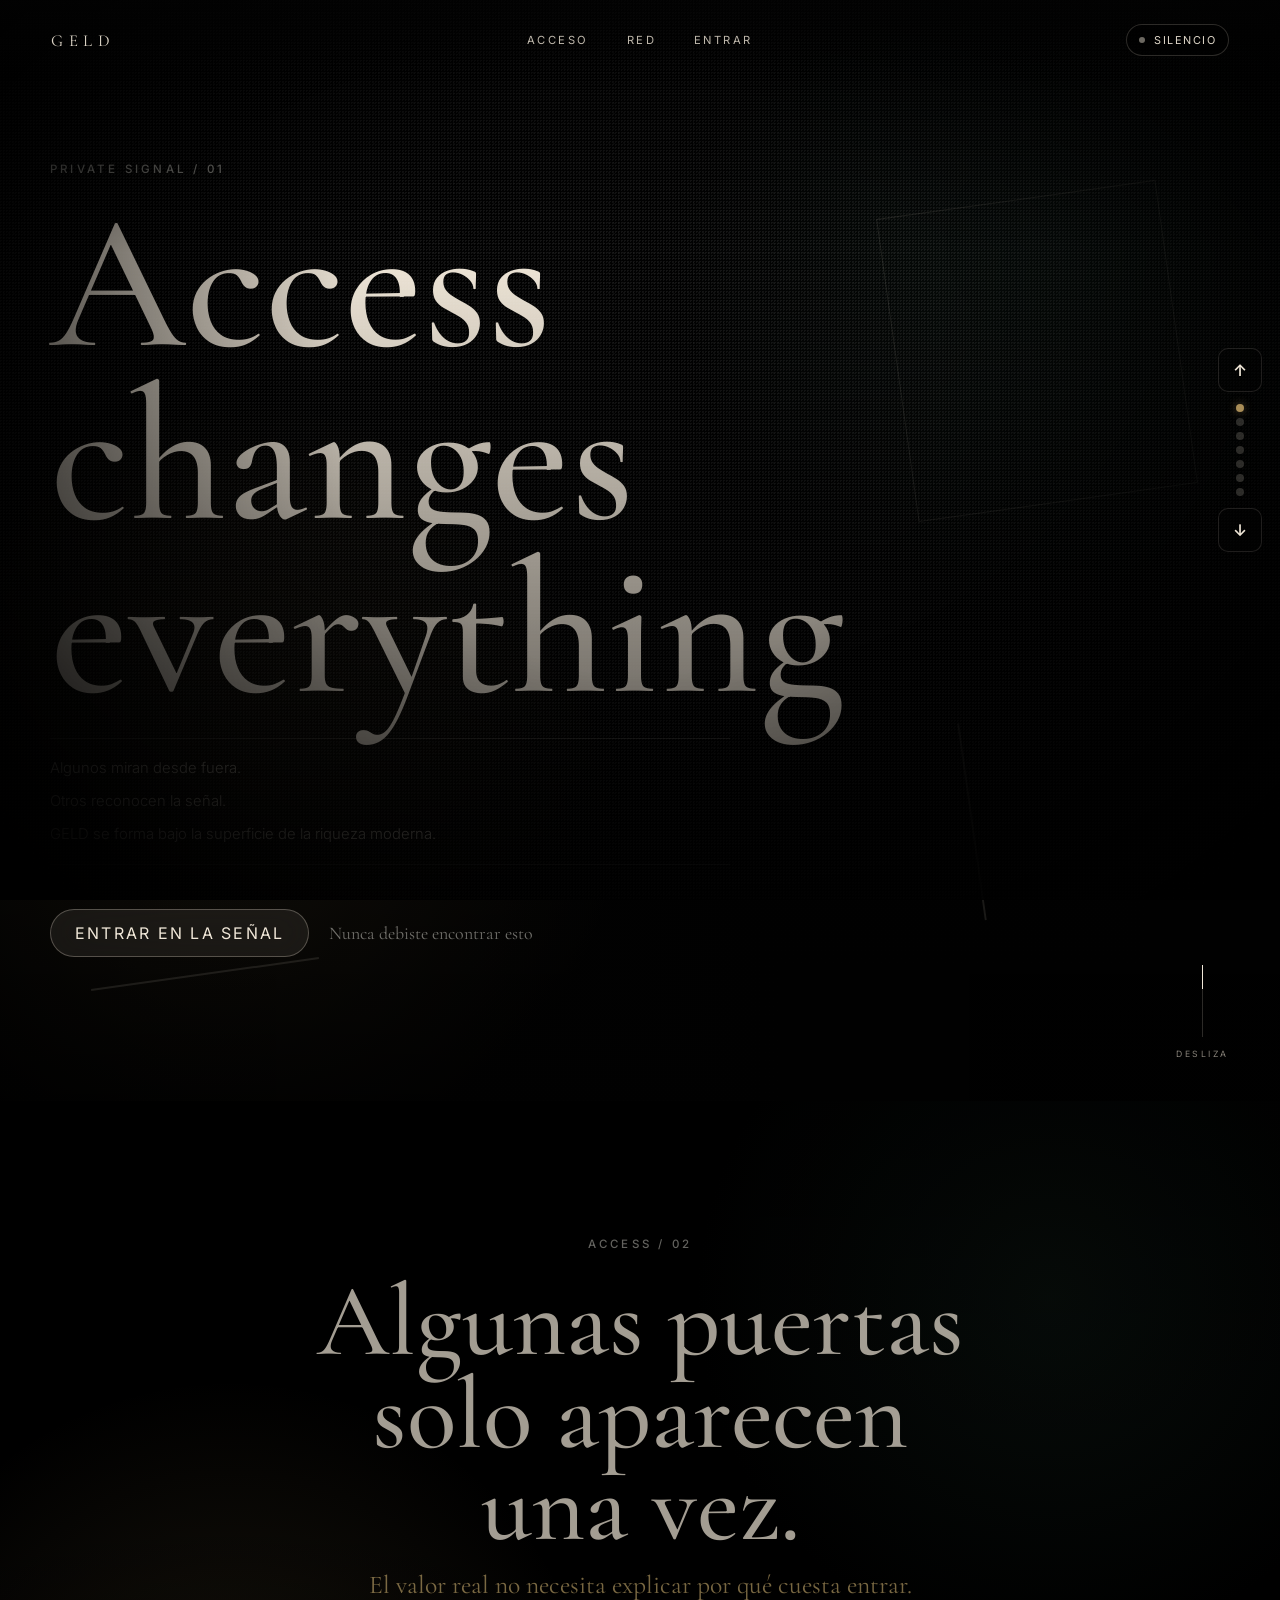
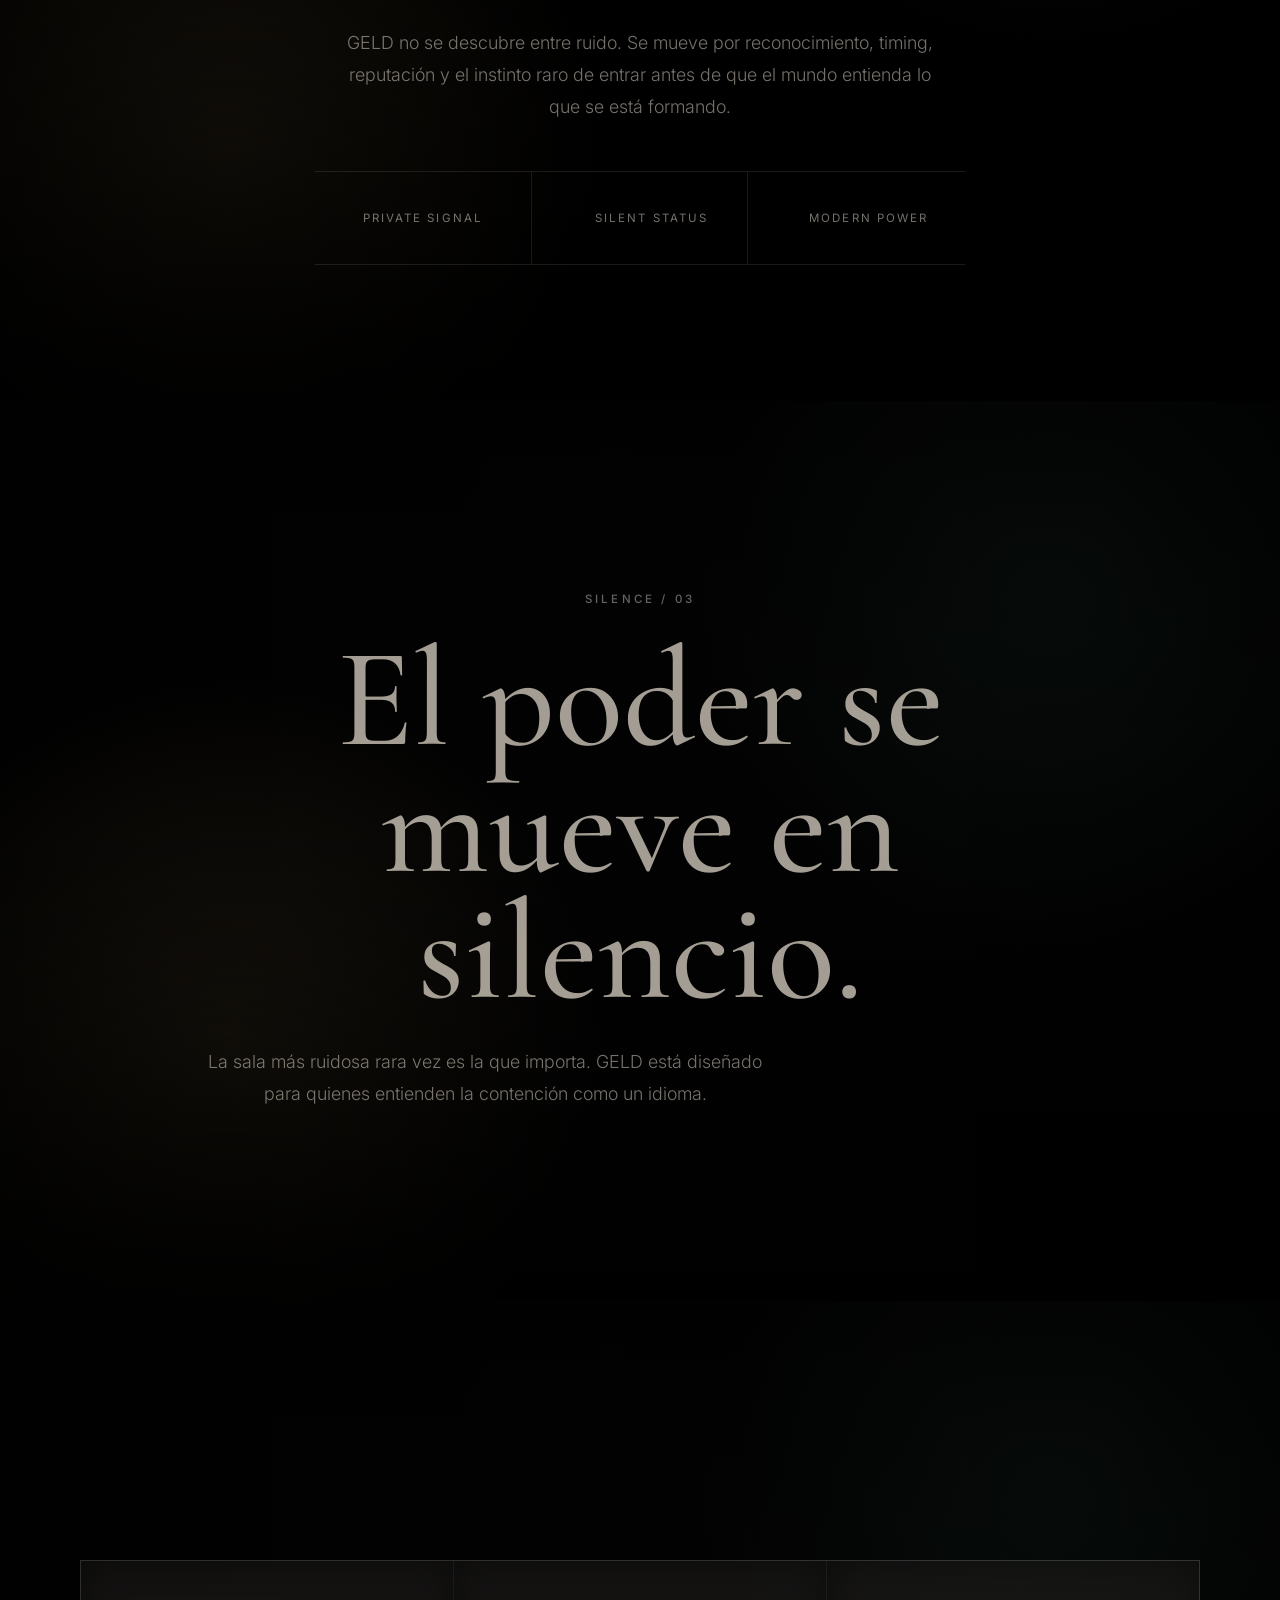
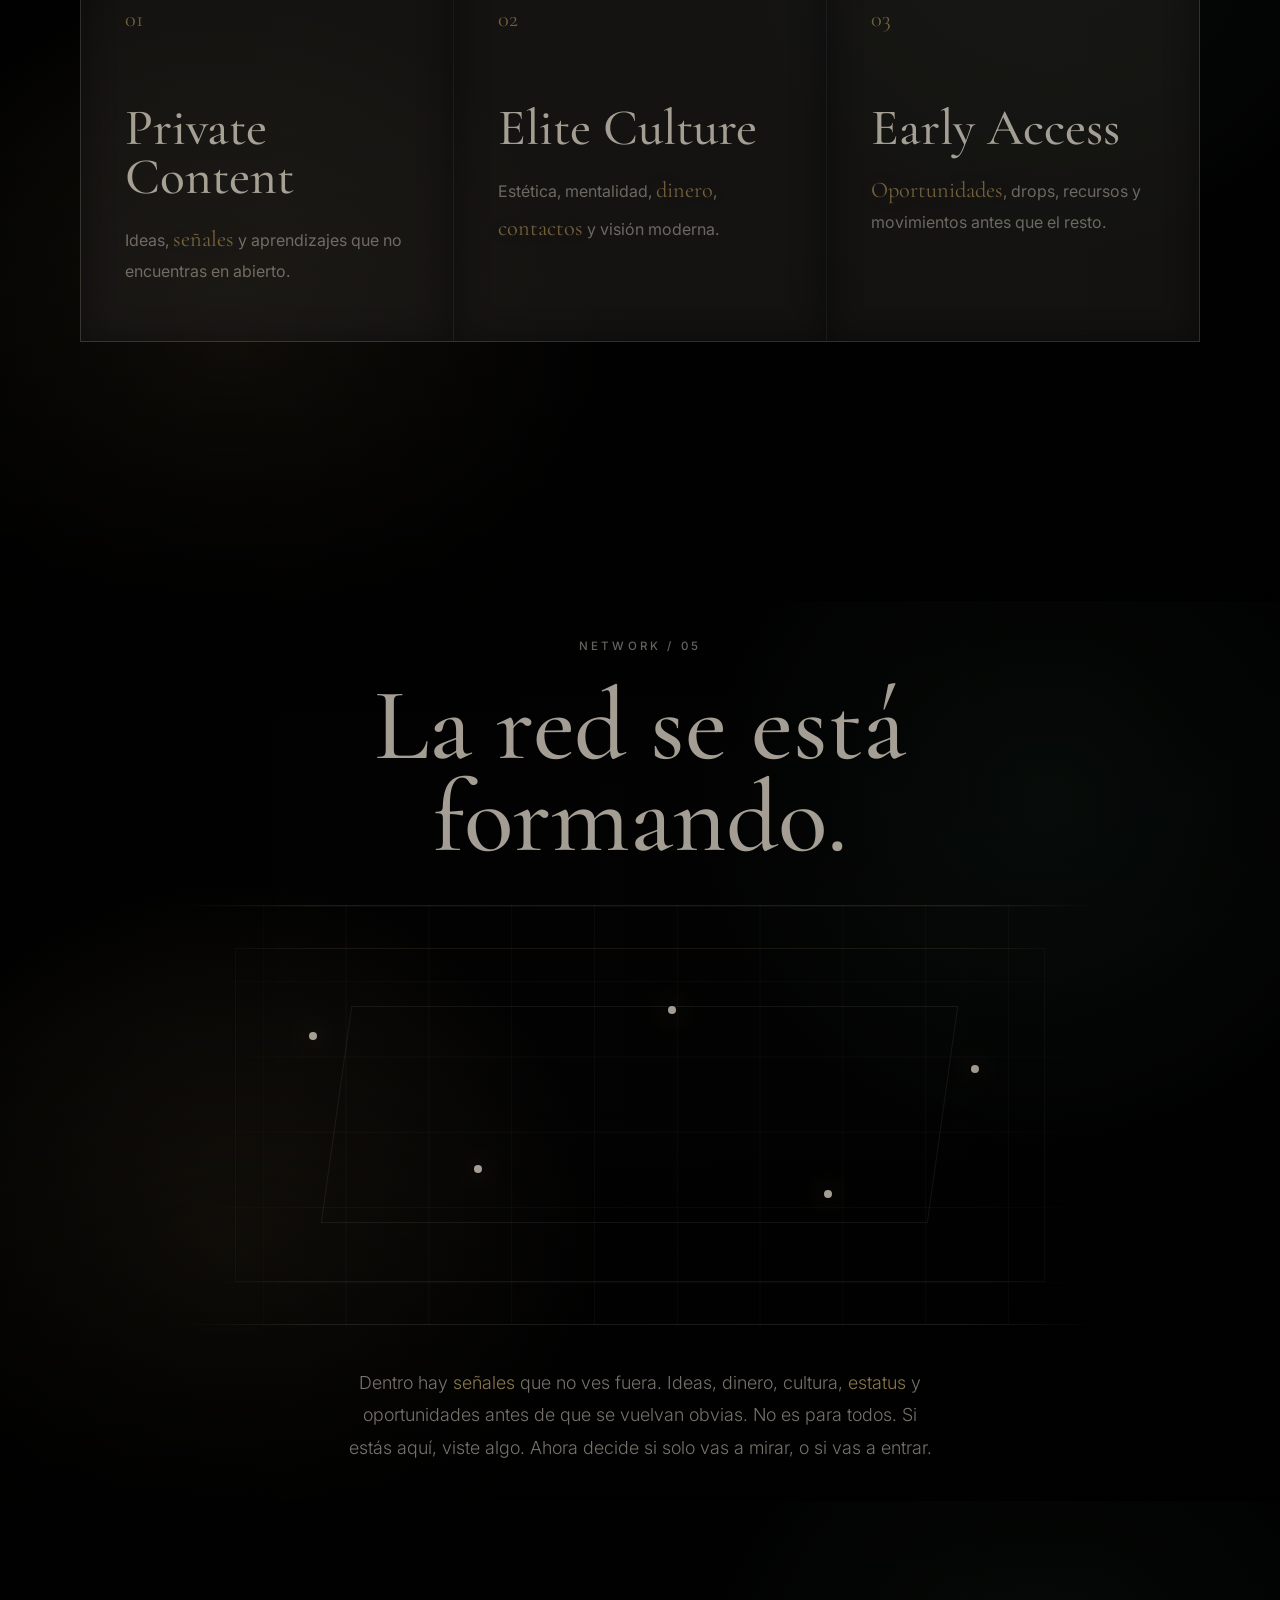
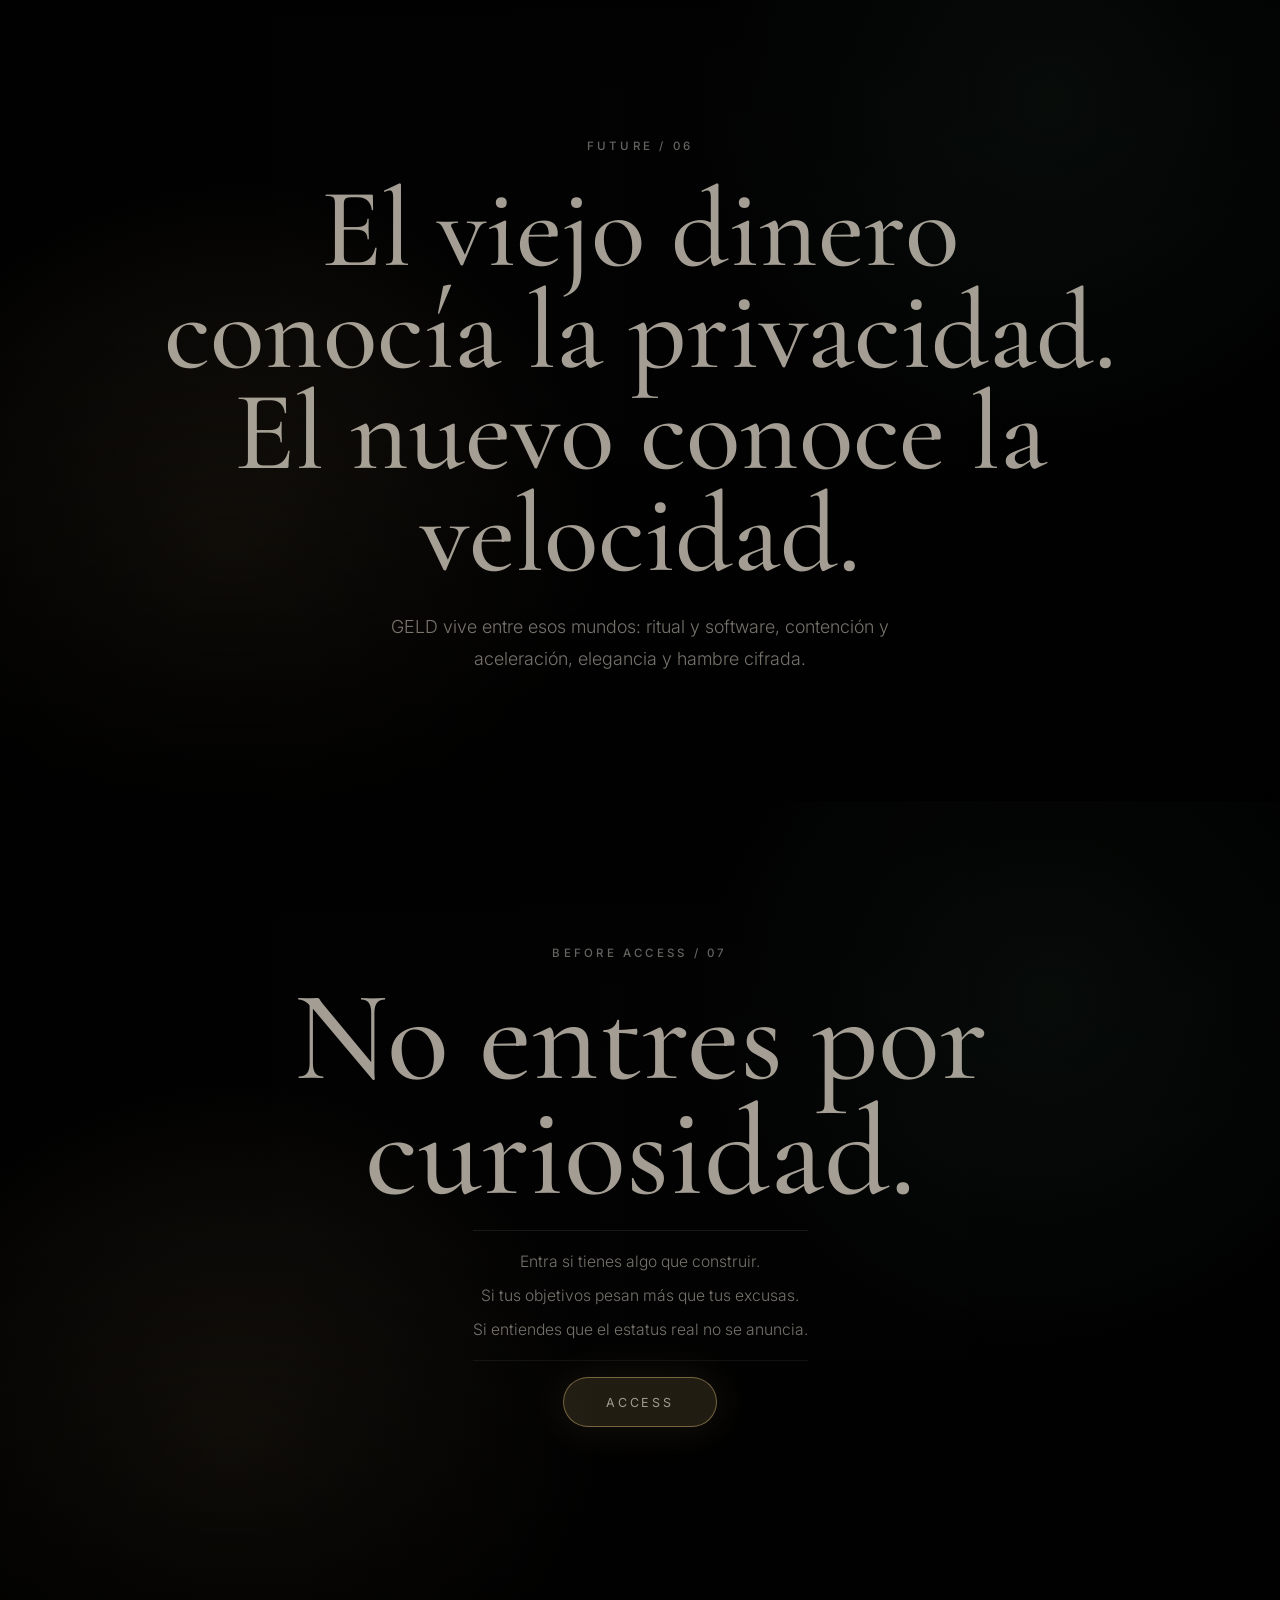
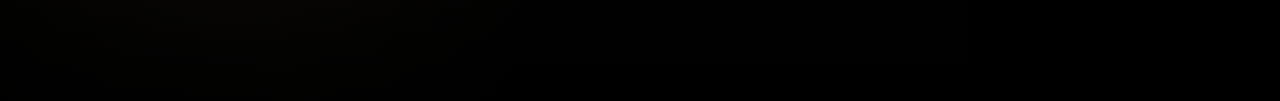
<file: index.html>
<!doctype html>
<html lang="es">
  <head>
    <meta charset="UTF-8" />
    <meta name="viewport" content="width=device-width, initial-scale=1.0" />
    <meta
      name="description"
      content="GELD is a private digital signal for future wealth, access, and quiet power."
    />
    <title>GELD - Private Signal</title>
    <link rel="preconnect" href="https://fonts.googleapis.com" />
    <link rel="preconnect" href="https://fonts.gstatic.com" crossorigin />
    <link
      href="https://fonts.googleapis.com/css2?family=Cormorant+Garamond:wght@400;500;600&family=Inter:wght@300;400;500;600&display=swap"
      rel="stylesheet"
    />
    <link rel="stylesheet" href="styles.css" />
  </head>
  <body>
    <div class="preloader" aria-hidden="true">
      <div class="preloader__mark">GELD</div>
      <div class="preloader__line"><span></span></div>
    </div>

    <canvas class="noise-field" aria-hidden="true"></canvas>
    <div class="grain" aria-hidden="true"></div>
    <div class="vignette" aria-hidden="true"></div>
    <div class="cursor" aria-hidden="true"></div>
    <div class="cursor-dot" aria-hidden="true"></div>

    <header class="topbar" aria-label="GELD navigation">
      <a class="brand magnetic" href="#intro" aria-label="GELD home">GELD</a>
      <nav class="nav-links" aria-label="Primary navigation">
        <a class="magnetic" href="#access">Acceso</a>
        <a class="magnetic" href="#network">Red</a>
        <a class="magnetic" href="#threshold">Entrar</a>
      </nav>
      <button class="audio-toggle magnetic" type="button" aria-pressed="false">
        <span class="audio-dot"></span>
        <span>Silencio</span>
      </button>
    </header>

    <nav id="section-nav" aria-label="Navegación de secciones">
      <button class="nav-btn" type="button" data-nav-prev aria-label="Sección anterior">↑</button>
      <div id="nav-dots" class="nav-dots" aria-hidden="false"></div>
      <button class="nav-btn" type="button" data-nav-next aria-label="Sección siguiente">↓</button>
    </nav>

    <main id="smooth-wrapper">
      <section class="hero scene" id="intro" data-theme="signal">
        <video
          class="scene-video"
          autoplay
          muted
          loop
          playsinline
          poster="https://images.unsplash.com/photo-1496747611176-843222e1e57c?auto=format&fit=crop&w=2200&q=85"
        >
          <source
            src="https://videos.pexels.com/video-files/853889/853889-hd_1920_1080_25fps.mp4"
            type="video/mp4"
          />
        </video>
        <div class="scene-image hero-fallback" aria-hidden="true"></div>
        <div class="hero__chrome" aria-hidden="true">
          <span></span>
          <span></span>
          <span></span>
        </div>
        <div class="scene-content hero-content">
          <p class="eyebrow reveal">Private Signal / 01</p>
          <h1 class="hero-title reveal">
            <span>Access</span>
            <span>changes</span>
            <span>everything</span>
          </h1>
          <div class="hero-laws reveal" aria-label="GELD principles">
            <p>Algunos miran desde fuera.</p>
            <p>Otros reconocen la señal.</p>
            <p>GELD se forma bajo la superficie de la riqueza moderna.</p>
          </div>
          <div class="hero-actions reveal">
            <a class="primary-cta magnetic" href="https://discord.gg/bnhnjXvekc" target="_blank" rel="noopener noreferrer">Entrar en la Señal</a>
            <span class="whisper">Nunca debiste encontrar esto</span>
          </div>
        </div>
        <div class="scroll-cue" aria-hidden="true">
          <span></span>
          <small>Desliza</small>
        </div>
      </section>

      <section class="scene split-scene" id="access" data-theme="access">
        <div
          class="scene-image luxury-car-image"
          style="--image: url('https://unsplash.com/photos/b1rKiP0MzSo/download?force=true&w=2400')"
          aria-hidden="true"
        ></div>
        <div class="scene-content chapter">
          <p class="eyebrow reveal">Access / 02</p>
          <h2 class="chapter-title reveal">Algunas puertas solo aparecen una vez.</h2>
          <p class="value-line reveal">El valor real no necesita explicar por qué cuesta entrar.</p>
          <p class="chapter-copy reveal">
            GELD no se descubre entre ruido. Se mueve por reconocimiento, timing,
            reputación y el instinto raro de entrar antes de que el mundo
            entienda lo que se está formando.
          </p>
          <div class="chapter-grid reveal">
            <span>Private Signal</span>
            <span>Silent Status</span>
            <span>Modern Power</span>
          </div>
        </div>
      </section>

      <section class="scene editorial-scene" id="silence" data-theme="silence">
        <div
          class="scene-image silence-image"
          style="--image: url('https://unsplash.com/photos/8OBKKHrf73s/download?force=true&w=2200')"
          aria-hidden="true"
        ></div>
        <div class="scene-content editorial-panel">
          <p class="eyebrow reveal">Silence / 03</p>
          <blockquote class="quote reveal">El poder se mueve en silencio.</blockquote>
          <p class="chapter-copy reveal">
            La sala más ruidosa rara vez es la que importa. GELD está diseñado
            para quienes entienden la contención como un idioma.
          </p>
        </div>
      </section>

      <section class="scene wealth-scene" id="wealth" data-theme="wealth">
        <div
          class="scene-image"
          style="--image: url('https://images.unsplash.com/photo-1500530855697-b586d89ba3ee?auto=format&fit=crop&w=1800&q=85')"
          aria-hidden="true"
        ></div>
        <div class="wealth-stack">
          <article class="wealth-card reveal">
            <span>01</span>
            <h3>Private Content</h3>
            <p>Ideas, <span class="text-signal">señales</span> y aprendizajes que no encuentras en abierto.</p>
          </article>
          <article class="wealth-card reveal">
            <span>02</span>
            <h3>Elite Culture</h3>
            <p>Estética, mentalidad, <span class="text-signal">dinero</span>, <span class="text-signal">contactos</span> y visión moderna.</p>
          </article>
          <article class="wealth-card reveal">
            <span>03</span>
            <h3>Early Access</h3>
            <p><span class="text-signal">Oportunidades</span>, drops, recursos y movimientos antes que el resto.</p>
          </article>
        </div>
      </section>

      <section class="scene network-scene" id="network" data-theme="network">
        <div
          class="scene-image dubai-image"
          style="--image: url('https://unsplash.com/photos/88EbPHMFm3k/download?force=true&w=2400')"
          aria-hidden="true"
        ></div>
        <div class="scene-content network-copy">
          <p class="eyebrow reveal">Network / 05</p>
          <h2 class="chapter-title reveal">La red se está formando.</h2>
          <div class="signal-map reveal" aria-hidden="true">
            <span style="--x: 14%; --y: 30%"></span>
            <span style="--x: 32%; --y: 62%"></span>
            <span style="--x: 53%; --y: 24%"></span>
            <span style="--x: 70%; --y: 68%"></span>
            <span style="--x: 86%; --y: 38%"></span>
          </div>
          <p class="chapter-copy reveal">
            Dentro hay <span class="text-signal">señales</span> que no ves fuera.
            Ideas, dinero, cultura, <span class="text-signal">estatus</span> y
            oportunidades antes de que se vuelvan obvias. No es para todos. Si
            estás aquí, viste algo. Ahora decide si solo vas a mirar, o si vas a
            entrar.
          </p>
        </div>
      </section>

      <section class="scene future-scene" id="future" data-theme="future">
        <div
          class="scene-image future-image"
          style="--image: url('https://unsplash.com/photos/7i4YLibFcJM/download?force=true&w=2400')"
          aria-hidden="true"
        ></div>
        <div class="scene-content future-copy">
          <p class="eyebrow reveal">Future / 06</p>
          <h2 class="future-title reveal">El viejo dinero conocía la privacidad. El nuevo conoce la velocidad.</h2>
          <p class="chapter-copy reveal">
            GELD vive entre esos mundos: ritual y software, contención y
            aceleración, elegancia y hambre cifrada.
          </p>
        </div>
      </section>

      <section class="scene threshold-scene" id="threshold" data-theme="threshold">
        <div
          class="scene-image threshold-image"
          style="--image: url('https://unsplash.com/photos/XaVW0jy1hd4/download?force=true&w=2400')"
          aria-hidden="true"
        ></div>
        <div class="scene-content threshold-content">
          <p class="eyebrow reveal">Before Access / 07</p>
          <h2 class="threshold-title reveal">No entres por curiosidad.</h2>
          <div class="threshold-copy reveal">
            <p>Entra si tienes algo que construir.</p>
            <p>Si tus objetivos pesan más que tus excusas.</p>
            <p>Si entiendes que el estatus real no se anuncia.</p>
          </div>
          <button class="threshold-link" type="button" data-unlock-access>Access</button>
        </div>
      </section>

      <section class="scene final-scene is-locked" id="invitation" data-theme="invitation">
        <div
          class="scene-image"
          style="--image: url('https://images.pexels.com/photos/17717729/pexels-photo-17717729.jpeg?auto=compress&cs=tinysrgb&w=2400')"
          aria-hidden="true"
        ></div>
        <div class="final-orbit" aria-hidden="true"></div>
        <div class="scene-content final-content">
          <p class="eyebrow reveal">Final Invitation / 08</p>
          <h2 class="final-title reveal">La sala ya está en movimiento.</h2>
          <p class="final-copy reveal">
            Solicita acceso antes de que la señal desaparezca en manos privadas.
          </p>
          <form class="access-form reveal">
            <label for="email">Entrada privada</label>
            <div>
              <input id="email" name="email" type="email" placeholder="name@domain.com" autocomplete="email" />
              <button class="magnetic" type="submit">Solicitar Acceso</button>
            </div>
            <p class="form-note" role="status">La Red Espera</p>
          </form>
        </div>
      </section>
    </main>

    <section class="scene secret-scene" id="secret" aria-hidden="true">
      <div class="secret-overlay" aria-hidden="true"></div>
      <div class="scene-content secret-content">
        <h2 class="secret-title">Premium Server</h2>
        <p class="secret-sub">Private access - request entry</p>

        <form id="secret-form" class="secret-form" autocomplete="off">
          <label for="secret-email">Enter email:</label>
          <div class="secret-input-row">
            <input id="secret-email" name="email" type="email" required placeholder="name@domain.com" />
            <button type="submit" class="primary-cta">Send</button>
          </div>
          <p class="secret-note" aria-live="polite"></p>
        </form>

        <div class="secret-discord">
          <p>
            Accede a nuestro grupo gratuito en Discord y mantente dentro de la
            primera ola. El email sirve para la lista de espera de contenido
            exclusivo.
          </p>
          <a class="primary-cta discord-link" href="https://discord.gg/XQjuCmYg" target="_blank" rel="noopener noreferrer">Unirme</a>
        </div>
      </div>
    </section>

    <script src="script.js" defer></script>
  </body>
</html>
</file>
<file: styles.css>
:root {
  --black: #030303;
  --near: #080908;
  --smoke: #a6a19a;
  --warm: #f0e7d8;
  --silver: #c5c3bb;
  --gold: #a98d57;
  --green: #14241d;
  --line: rgba(240, 231, 216, 0.16);
  --ease: cubic-bezier(0.19, 1, 0.22, 1);
}

* {
  box-sizing: border-box;
}

html {
  background: var(--black);
  color: var(--warm);
  scroll-behavior: auto;
}

body {
  margin: 0;
  min-height: 100vh;
  overflow-x: hidden;
  background: var(--black);
  font-family: Inter, Arial, sans-serif;
  cursor: default;
}

a,
button,
input {
  font: inherit;
}

a {
  color: inherit;
  text-decoration: none;
}

button {
  color: inherit;
}

::selection {
  background: rgba(169, 141, 87, 0.35);
  color: var(--warm);
}

.preloader {
  position: fixed;
  inset: 0;
  z-index: 20;
  display: grid;
  place-items: center;
  background: #020202;
  transition: opacity 1.2s var(--ease), visibility 1.2s var(--ease);
}

.preloader.is-hidden {
  opacity: 0;
  visibility: hidden;
}

.preloader__mark {
  font-family: "Cormorant Garamond", Georgia, serif;
  font-size: clamp(2.8rem, 8vw, 8rem);
  letter-spacing: 0.18em;
  transform: translateX(0.08em);
}

.preloader__line {
  position: absolute;
  bottom: 20vh;
  width: min(280px, 52vw);
  height: 1px;
  overflow: hidden;
  background: rgba(240, 231, 216, 0.12);
}

.preloader__line span {
  display: block;
  width: 45%;
  height: 100%;
  background: var(--gold);
  animation: loadLine 1.8s var(--ease) infinite;
}

.grain,
.vignette,
.noise-field {
  position: fixed;
  inset: 0;
  pointer-events: none;
}

.noise-field {
  z-index: 2;
  opacity: 0.35;
  mix-blend-mode: screen;
}

.grain {
  z-index: 3;
  opacity: 0.15;
  background-image:
    radial-gradient(circle at 24% 18%, rgba(255, 255, 255, 0.5) 0 1px, transparent 1px),
    radial-gradient(circle at 78% 66%, rgba(255, 255, 255, 0.35) 0 1px, transparent 1px);
  background-size: 3px 3px, 5px 5px;
  animation: grainShift 0.75s steps(2) infinite;
}

.vignette {
  z-index: 4;
  background:
    radial-gradient(circle at 50% 42%, transparent 0 36%, rgba(0, 0, 0, 0.62) 74%, #000 100%),
    linear-gradient(180deg, rgba(0, 0, 0, 0.52), transparent 28%, rgba(0, 0, 0, 0.74));
}

.cursor,
.cursor-dot {
  position: fixed;
  z-index: 50;
  pointer-events: none;
  transform: translate(-50%, -50%);
  border-radius: 50%;
}

.cursor {
  width: 42px;
  height: 42px;
  border: 1px solid rgba(240, 231, 216, 0.38);
  box-shadow: 0 0 28px rgba(169, 141, 87, 0.12);
  transition: width 0.45s var(--ease), height 0.45s var(--ease), border-color 0.45s var(--ease);
}

.cursor-dot {
  width: 4px;
  height: 4px;
  background: var(--warm);
}

.cursor.is-active {
  width: 68px;
  height: 68px;
  border-color: rgba(169, 141, 87, 0.8);
}

.topbar {
  position: fixed;
  top: 0;
  left: 0;
  right: 0;
  z-index: 220;
  display: grid;
  grid-template-columns: 1fr auto 1fr;
  align-items: center;
  padding: 24px clamp(18px, 4vw, 56px);
  color: rgba(240, 231, 216, 0.82);
  mix-blend-mode: screen;
}

.brand {
  width: fit-content;
  font-family: "Cormorant Garamond", Georgia, serif;
  font-size: 1.05rem;
  letter-spacing: 0.34em;
}

.nav-links {
  display: flex;
  gap: clamp(18px, 3vw, 38px);
  font-size: 0.7rem;
  letter-spacing: 0.22em;
  text-transform: uppercase;
}

.audio-toggle {
  justify-self: end;
  display: inline-flex;
  align-items: center;
  gap: 9px;
  border: 1px solid rgba(240, 231, 216, 0.18);
  border-radius: 999px;
  padding: 8px 12px;
  background: rgba(3, 3, 3, 0.26);
  backdrop-filter: blur(18px);
  font-size: 0.68rem;
  letter-spacing: 0.14em;
  text-transform: uppercase;
}

.audio-dot {
  width: 6px;
  height: 6px;
  border-radius: 50%;
  background: rgba(240, 231, 216, 0.45);
  box-shadow: 0 0 0 transparent;
}

.audio-toggle[aria-pressed="true"] .audio-dot {
  background: var(--gold);
  box-shadow: 0 0 18px rgba(169, 141, 87, 0.8);
}

#smooth-wrapper {
  position: relative;
  inset: 0;
  width: 100%;
}

.scene {
  position: relative;
  display: grid;
  min-height: 100vh;
  overflow: hidden;
  isolation: isolate;
  background: var(--black);
  transition: opacity 0.9s var(--ease), transform 0.9s var(--ease);
}

.scene::before,
.scene::after {
  position: absolute;
  inset: 0;
  z-index: -1;
  content: "";
  pointer-events: none;
}

.scene::before {
  background:
    radial-gradient(circle at 18% 72%, rgba(169, 141, 87, 0.14), transparent 30%),
    radial-gradient(circle at 82% 22%, rgba(20, 36, 29, 0.34), transparent 28%),
    linear-gradient(90deg, rgba(0, 0, 0, 0.76), rgba(0, 0, 0, 0.18) 48%, rgba(0, 0, 0, 0.78));
}

.scene::after {
  background: linear-gradient(180deg, rgba(0, 0, 0, 0.38), transparent 45%, rgba(0, 0, 0, 0.88));
  opacity: 0.92;
  transition: opacity 1.1s var(--ease);
}

.scene.is-active::after {
  opacity: 0.72;
}

.scene .scene-content,
.scene .wealth-stack {
  transition: opacity 1s var(--ease);
}

.scene:not(.is-active) .scene-content,
.scene:not(.is-active) .wealth-stack {
  opacity: 0.68;
}

.scene.is-active .scene-content,
.scene.is-active .wealth-stack {
  opacity: 1;
}

.scene-video,
.scene-image {
  position: absolute;
  inset: -4%;
  z-index: -3;
  width: 108%;
  height: 108%;
  object-fit: cover;
  filter: saturate(0.68) contrast(1.12) brightness(0.54) blur(1px);
  transform: scale(1.04);
}

.scene-image {
  background-image: var(--image);
  background-position: center;
  background-size: cover;
}

.hero-fallback {
  --image: url("https://images.unsplash.com/photo-1500530855697-b586d89ba3ee?auto=format&fit=crop&w=2200&q=85");
  z-index: -4;
}

.luxury-car-image {
  background-color: #030303;
  background-position: 70% center;
  background-repeat: no-repeat;
  background-size: cover;
  filter: saturate(0.48) contrast(1.28) brightness(0.68) blur(0.1px);
}

.dubai-image {
  background-position: center;
  filter: saturate(0.68) contrast(1.2) brightness(0.72) blur(0.12px);
}

.silence-image {
  background-position: center;
  filter: saturate(0.5) contrast(1.32) brightness(0.52) blur(0.2px);
}

.future-image {
  background-position: center;
  filter: saturate(0.62) contrast(1.2) brightness(0.58) blur(0.12px);
}

.value-line {
  width: fit-content;
  margin: -6px 0 2px;
  padding-left: 18px;
  border-left: 1px solid rgba(169, 141, 87, 0.54);
  color: rgba(216, 185, 118, 0.82);
  font-family: "Cormorant Garamond", Georgia, serif;
  font-size: clamp(1.18rem, 2vw, 1.9rem);
  line-height: 1.2;
}

.scene-content {
  position: relative;
  z-index: 1;
  width: min(1180px, calc(100% - 36px));
  margin: 0 auto;
}

.hero {
  align-items: end;
  min-height: 112vh;
  padding: 18vh 0 16vh;
}

.hero__chrome span {
  position: absolute;
  border: 1px solid rgba(240, 231, 216, 0.1);
  transform: rotate(-8deg);
}

.hero__chrome span:nth-child(1) {
  right: 8vw;
  top: 22vh;
  width: 22vw;
  height: 34vh;
}

.hero__chrome span:nth-child(2) {
  left: 7vw;
  bottom: 14vh;
  width: 18vw;
  height: 1px;
}

.hero__chrome span:nth-child(3) {
  right: 24vw;
  bottom: 20vh;
  width: 1px;
  height: 22vh;
}

.hero-content {
  display: grid;
  gap: 22px;
}

.eyebrow {
  margin: 0;
  color: rgba(197, 195, 187, 0.74);
  font-size: 0.72rem;
  font-weight: 500;
  letter-spacing: 0.28em;
  text-transform: uppercase;
}

.hero-title,
.chapter-title,
.future-title,
.final-title,
.quote {
  margin: 0;
  font-family: "Cormorant Garamond", Georgia, serif;
  font-weight: 500;
  line-height: 0.9;
}

.hero-title {
  max-width: 980px;
  font-size: clamp(5rem, 15vw, 16rem);
  letter-spacing: 0;
}

.hero-title span {
  display: block;
}

.hero-copy,
.chapter-copy,
.final-copy {
  max-width: 590px;
  margin: 0;
  color: rgba(240, 231, 216, 0.72);
  font-size: clamp(1rem, 1.4vw, 1.24rem);
  font-weight: 300;
  line-height: 1.8;
}

.hero-laws {
  display: grid;
  max-width: 680px;
  gap: 10px;
  margin: 0;
  padding: 18px 0;
  border-top: 1px solid rgba(240, 231, 216, 0.16);
  border-bottom: 1px solid rgba(240, 231, 216, 0.12);
}

.hero-laws p {
  margin: 0;
  color: rgba(240, 231, 216, 0.72);
  font-size: clamp(0.92rem, 1.16vw, 1.08rem);
  font-weight: 300;
  line-height: 1.55;
}

.hero-actions {
  display: flex;
  flex-wrap: wrap;
  align-items: center;
  gap: 20px;
  margin-top: 22px;
}

.primary-cta,
.access-form button {
  display: inline-flex;
  min-height: 48px;
  align-items: center;
  justify-content: center;
  border: 1px solid rgba(240, 231, 216, 0.28);
  border-radius: 999px;
  padding: 0 24px;
  background: rgba(240, 231, 216, 0.08);
  color: var(--warm);
  letter-spacing: 0.14em;
  text-transform: uppercase;
  backdrop-filter: blur(18px);
  transition: background 0.6s var(--ease), border-color 0.6s var(--ease), transform 0.6s var(--ease);
}

.primary-cta:hover,
.access-form button:hover {
  border-color: rgba(169, 141, 87, 0.8);
  background: rgba(169, 141, 87, 0.14);
}

.whisper {
  color: rgba(197, 195, 187, 0.56);
  font-family: "Cormorant Garamond", Georgia, serif;
  font-size: 1.12rem;
}

.scroll-cue {
  position: absolute;
  right: clamp(20px, 4vw, 58px);
  bottom: 42px;
  z-index: 2;
  display: grid;
  justify-items: center;
  gap: 12px;
  color: rgba(240, 231, 216, 0.56);
  font-size: 0.65rem;
  letter-spacing: 0.24em;
  text-transform: uppercase;
}

.scroll-cue span {
  width: 1px;
  height: 72px;
  overflow: hidden;
  background: rgba(240, 231, 216, 0.18);
}

.scroll-cue span::after {
  display: block;
  width: 100%;
  height: 24px;
  background: var(--warm);
  content: "";
  animation: scrollPulse 2.8s var(--ease) infinite;
}

.split-scene {
  align-items: center;
}

.chapter {
  display: grid;
  max-width: 680px;
  margin-left: clamp(18px, 9vw, 130px);
  gap: 24px;
}

.chapter-title {
  max-width: 720px;
  font-size: clamp(3.4rem, 8vw, 8.8rem);
}

.chapter-grid {
  display: grid;
  width: min(100%, 650px);
  grid-template-columns: repeat(3, 1fr);
  margin-top: 24px;
  border-top: 1px solid var(--line);
  border-bottom: 1px solid var(--line);
}

.chapter-grid span {
  min-height: 92px;
  display: grid;
  align-items: center;
  border-right: 1px solid var(--line);
  color: rgba(240, 231, 216, 0.72);
  font-size: 0.72rem;
  letter-spacing: 0.18em;
  text-transform: uppercase;
}

.chapter-grid span:last-child {
  border-right: 0;
  padding-left: 24px;
}

.chapter-grid span:not(:first-child) {
  padding-left: 24px;
}

.editorial-scene {
  align-items: center;
}

.editorial-panel {
  display: grid;
  max-width: 900px;
  gap: 30px;
  text-align: center;
}

.quote {
  font-size: clamp(4rem, 11vw, 13rem);
}

.wealth-scene {
  align-items: center;
}

.wealth-stack {
  position: relative;
  z-index: 1;
  display: grid;
  width: min(1120px, calc(100% - 36px));
  grid-template-columns: repeat(3, 1fr);
  gap: 1px;
  margin: 0 auto;
  border: 1px solid var(--line);
  background: var(--line);
}

.wealth-card {
  min-height: 380px;
  padding: clamp(24px, 4vw, 44px);
  background: rgba(3, 3, 3, 0.62);
  backdrop-filter: blur(18px);
}

.wealth-card span {
  color: var(--gold);
  font-family: "Cormorant Garamond", Georgia, serif;
  font-size: 1.4rem;
}

.wealth-card h3 {
  margin: 72px 0 18px;
  font-family: "Cormorant Garamond", Georgia, serif;
  font-size: clamp(2.3rem, 4vw, 4.4rem);
  font-weight: 500;
  line-height: 0.95;
}

.wealth-card p {
  margin: 0;
  color: rgba(240, 231, 216, 0.62);
  line-height: 1.7;
}

.text-signal {
  color: rgba(216, 185, 118, 0.94);
  text-shadow: 0 0 22px rgba(169, 141, 87, 0.22);
}

.network-scene {
  align-items: center;
}

.network-copy {
  display: grid;
  gap: 26px;
}

.signal-map {
  position: relative;
  width: min(920px, 100%);
  height: clamp(240px, 42vw, 420px);
  margin: 16px 0;
  border-top: 1px solid var(--line);
  border-bottom: 1px solid var(--line);
  background:
    linear-gradient(rgba(240, 231, 216, 0.05) 1px, transparent 1px),
    linear-gradient(90deg, rgba(240, 231, 216, 0.05) 1px, transparent 1px);
  background-size: 9% 18%;
  mask-image: linear-gradient(90deg, transparent, #000 14%, #000 86%, transparent);
}

.signal-map::before,
.signal-map::after {
  position: absolute;
  inset: 10% 6%;
  border: 1px solid rgba(169, 141, 87, 0.2);
  content: "";
}

.signal-map::after {
  inset: 24% 17%;
  border-color: rgba(240, 231, 216, 0.11);
  transform: skewX(-8deg);
}

.signal-map span {
  position: absolute;
  left: var(--x);
  top: var(--y);
  width: 8px;
  height: 8px;
  border-radius: 50%;
  background: var(--warm);
  box-shadow: 0 0 26px rgba(169, 141, 87, 0.75);
  animation: breathe 4s var(--ease) infinite;
}

.future-scene {
  align-items: end;
  padding-bottom: 14vh;
}

.future-copy {
  display: grid;
  justify-items: end;
  gap: 26px;
  text-align: right;
}

.future-title {
  width: min(980px, 100%);
  font-size: clamp(3.4rem, 8.8vw, 10rem);
}

.future-copy .chapter-copy {
  margin-left: auto;
}

.threshold-scene {
  align-items: center;
}

.threshold-image {
  background-position: center;
  filter: saturate(0.52) contrast(1.25) brightness(0.44) blur(0.12px);
}

.threshold-content {
  display: grid;
  max-width: 980px;
  gap: 20px;
  justify-items: center;
  text-align: center;
  transform: translateY(-7vh);
}

#section-nav {
  position: fixed;
  right: 18px;
  top: 50%;
  z-index: 70;
  display: grid;
  gap: 12px;
  align-items: center;
  transform: translateY(-50%);
}

.nav-btn {
  display: inline-grid;
  width: 44px;
  height: 44px;
  place-items: center;
  border: 1px solid rgba(240, 231, 216, 0.12);
  border-radius: 10px;
  background: rgba(3, 3, 3, 0.36);
  color: var(--warm);
  cursor: pointer;
  font-weight: 600;
}

.nav-btn:active {
  transform: translateY(1px);
}

.nav-dots {
  display: grid;
  gap: 6px;
  justify-items: center;
}

.nav-dots button {
  width: 8px;
  height: 8px;
  border: 0;
  border-radius: 50%;
  padding: 0;
  background: rgba(240, 231, 216, 0.18);
  cursor: pointer;
}

.nav-dots button.active {
  background: var(--gold);
  box-shadow: 0 0 8px rgba(169, 141, 87, 0.5);
}

.threshold-title {
  max-width: 900px;
  margin: 0;
  font-family: "Cormorant Garamond", Georgia, serif;
  font-size: clamp(4rem, 10vw, 12rem);
  font-weight: 500;
  line-height: 0.9;
}

.threshold-copy {
  display: grid;
  max-width: 620px;
  gap: 9px;
  padding: 18px 0;
  border-top: 1px solid rgba(240, 231, 216, 0.14);
  border-bottom: 1px solid rgba(240, 231, 216, 0.1);
}

.threshold-copy p {
  margin: 0;
  color: rgba(240, 231, 216, 0.72);
  font-size: clamp(0.98rem, 1.2vw, 1.14rem);
  font-weight: 300;
  line-height: 1.6;
}

.threshold-link {
  position: relative;
  z-index: 8;
  display: inline-flex;
  min-height: 50px;
  align-items: center;
  justify-content: center;
  border: 1px solid rgba(216, 185, 118, 0.74);
  border-radius: 999px;
  margin-top: 0;
  padding: 0 42px;
  background: rgba(216, 185, 118, 0.22);
  color: rgba(240, 231, 216, 0.98);
  box-shadow: 0 0 38px rgba(169, 141, 87, 0.2);
  font-size: 0.78rem;
  letter-spacing: 0.22em;
  text-transform: uppercase;
  opacity: 1;
  visibility: visible;
  pointer-events: auto;
  cursor: pointer;
  transform: translateY(-4px);
  transition: border-color 0.6s var(--ease), background 0.6s var(--ease), box-shadow 0.6s var(--ease), transform 0.6s var(--ease);
}

.threshold-link:hover {
  border-color: rgba(240, 231, 216, 0.78);
  background: rgba(216, 185, 118, 0.32);
  box-shadow: 0 0 48px rgba(169, 141, 87, 0.28);
  transform: translateY(-7px);
}

.final-scene {
  min-height: 112vh;
  align-items: center;
  text-align: center;
}

.final-scene .scene-image {
  filter: saturate(0.54) contrast(1.24) brightness(0.5) blur(0.14px);
}

.final-scene.is-locked {
  display: none;
}

body.access-mode #smooth-wrapper .scene:not(.final-scene) {
  display: none;
}

.secret-scene {
  position: fixed;
  inset: 0;
  z-index: 100;
  display: none;
  place-items: center;
  background: rgba(0, 0, 0, 0.82);
}

.secret-scene[aria-hidden="false"] {
  display: grid;
}

.secret-overlay {
  position: absolute;
  inset: 0;
  background: linear-gradient(180deg, rgba(0, 0, 0, 0.6), rgba(0, 0, 0, 0.85));
  pointer-events: none;
}

.secret-content {
  position: relative;
  z-index: 110;
  width: min(640px, calc(100% - 48px));
  padding: 36px;
  border: 1px solid rgba(240, 231, 216, 0.08);
  border-radius: 14px;
  background: rgba(3, 3, 3, 0.6);
  color: var(--warm);
  text-align: center;
  backdrop-filter: blur(8px);
  box-shadow: 0 10px 40px rgba(0, 0, 0, 0.6), 0 0 80px rgba(169, 141, 87, 0.03) inset;
}

.secret-title {
  margin: 0 0 6px;
  font-family: "Cormorant Garamond", Georgia, serif;
  font-size: 2.6rem;
}

.secret-sub {
  margin: 0 0 18px;
  color: rgba(240, 231, 216, 0.72);
}

.secret-form label {
  display: block;
  margin-bottom: 8px;
  color: rgba(240, 231, 216, 0.6);
  font-size: 0.7rem;
  letter-spacing: 0.14em;
  text-transform: uppercase;
}

.secret-input-row {
  display: flex;
  align-items: center;
  justify-content: center;
  gap: 10px;
}

.secret-input-row input {
  min-width: 220px;
  border: 1px solid rgba(240, 231, 216, 0.08);
  border-radius: 8px;
  padding: 12px 14px;
  background: rgba(255, 255, 255, 0.02);
  color: var(--warm);
}

.secret-input-row input:focus {
  outline: none;
}

.secret-input-row .primary-cta {
  border: 1px solid rgba(240, 231, 216, 0.28);
  border-radius: 999px;
  padding: 12px 20px;
  background: rgba(240, 231, 216, 0.08);
}

.secret-note {
  margin-top: 12px;
  color: rgba(169, 141, 87, 0.9);
}

.secret-discord {
  display: grid;
  gap: 14px;
  margin-top: 22px;
  text-align: center;
}

.secret-discord p {
  max-width: 520px;
  margin: 0 auto;
  color: rgba(240, 231, 216, 0.78);
  font-size: 0.9rem;
  line-height: 1.6;
}

.secret-discord .discord-link {
  width: fit-content;
  margin: 0 auto;
  padding: 12px 24px;
  letter-spacing: 0.18em;
}

.crash body,
.crash .scene-content,
.crash header,
.crash .topbar,
.crash .nav-links {
  animation: glitch-translate 0.7s steps(1, end) both;
  filter: contrast(1.1) saturate(1.05) brightness(0.88) hue-rotate(-4deg) blur(0.35px);
}

.crash::before,
.crash::after {
  position: fixed;
  inset: 0;
  z-index: 95;
  content: "";
  pointer-events: none;
}

.crash::before {
  background: linear-gradient(90deg, rgba(0, 255, 90, 0.03), transparent 12%);
  mix-blend-mode: screen;
  animation: glitch-rgb 0.8s steps(3, end) infinite;
}

.crash::after {
  opacity: 0.65;
  background:
    repeating-linear-gradient(0deg, rgba(0, 0, 0, 0.12) 0 1px, rgba(0, 0, 0, 0.02) 1px 2px),
    linear-gradient(180deg, rgba(0, 255, 90, 0.015), transparent 30%);
  mix-blend-mode: multiply;
  animation: glitch-rgb 0.8s steps(4, end) infinite;
}

.final-orbit {
  position: absolute;
  left: 50%;
  top: 50%;
  width: min(76vw, 760px);
  aspect-ratio: 1;
  border: 1px solid rgba(240, 231, 216, 0.1);
  border-radius: 50%;
  transform: translate(-50%, -50%);
  animation: orbit 18s linear infinite;
}

.final-orbit::before,
.final-orbit::after {
  position: absolute;
  inset: 13%;
  border: 1px solid rgba(169, 141, 87, 0.13);
  border-radius: 50%;
  content: "";
}

.final-orbit::after {
  inset: 31%;
}

.final-content {
  display: grid;
  justify-items: center;
  gap: 24px;
}

.final-title {
  max-width: 1000px;
  font-size: clamp(4rem, 10vw, 12rem);
}

.final-copy {
  margin-bottom: 16px;
}

.access-form {
  display: grid;
  width: min(590px, 100%);
  gap: 12px;
}

.access-form label {
  color: rgba(197, 195, 187, 0.62);
  font-size: 0.68rem;
  letter-spacing: 0.22em;
  text-align: left;
  text-transform: uppercase;
}

.access-form div {
  display: grid;
  grid-template-columns: 1fr auto;
  gap: 10px;
  padding: 8px;
  border: 1px solid rgba(240, 231, 216, 0.16);
  border-radius: 999px;
  background: rgba(3, 3, 3, 0.5);
  backdrop-filter: blur(22px);
}

.access-form input {
  min-width: 0;
  border: 0;
  outline: 0;
  padding: 0 18px;
  background: transparent;
  color: var(--warm);
}

.access-form input::placeholder {
  color: rgba(240, 231, 216, 0.38);
}

.access-form button {
  border-radius: 999px;
  border-color: rgba(169, 141, 87, 0.34);
  background: rgba(169, 141, 87, 0.18);
}

.form-note {
  min-height: 20px;
  margin: 0;
  color: rgba(169, 141, 87, 0.76);
  font-size: 0.7rem;
  letter-spacing: 0.18em;
  text-align: left;
  text-transform: uppercase;
}

.reveal {
  opacity: 0;
  transform: translateY(46px);
  transition: opacity 1.4s var(--ease), transform 1.4s var(--ease);
}

.reveal.is-visible {
  opacity: 1;
  transform: translateY(0);
}

.magnetic {
  will-change: transform;
}

@keyframes loadLine {
  from {
    transform: translateX(-110%);
  }
  to {
    transform: translateX(230%);
  }
}

@keyframes grainShift {
  0% {
    transform: translate(0, 0);
  }
  50% {
    transform: translate(-1%, 1%);
  }
  100% {
    transform: translate(1%, -1%);
  }
}

@keyframes scrollPulse {
  from {
    transform: translateY(-28px);
  }
  to {
    transform: translateY(82px);
  }
}

@keyframes breathe {
  0%,
  100% {
    opacity: 0.35;
    transform: scale(0.75);
  }
  50% {
    opacity: 1;
    transform: scale(1.35);
  }
}

@keyframes orbit {
  to {
    transform: translate(-50%, -50%) rotate(360deg);
  }
}

@keyframes glitch-translate {
  0% {
    transform: translate3d(0, 0, 0);
  }
  10% {
    transform: translate3d(-12px, -4px, 0) rotate(-0.6deg);
  }
  20% {
    transform: translate3d(10px, 6px, 0) rotate(0.8deg);
  }
  40% {
    transform: translate3d(6px, 4px, 0) rotate(0.3deg);
  }
  70% {
    transform: translate3d(-10px, -5px, 0) rotate(-0.6deg);
  }
  100% {
    transform: translate3d(0, 0, 0);
  }
}

@keyframes glitch-rgb {
  0% {
    clip-path: inset(0 0 0 0);
  }
  20% {
    clip-path: inset(10% 0 70% 0);
  }
  40% {
    clip-path: inset(70% 0 10% 0);
  }
  60% {
    clip-path: inset(30% 0 40% 0);
  }
  100% {
    clip-path: inset(0 0 0 0);
  }
}

@media (max-width: 860px) {
  body {
    cursor: auto;
  }

  .cursor,
  .cursor-dot {
    display: none;
  }

  #smooth-wrapper {
    position: relative;
  }

  .topbar {
    grid-template-columns: 1fr auto;
    gap: 14px;
    padding: 18px;
    mix-blend-mode: normal;
  }

  .nav-links {
    display: none;
  }

  #section-nav {
    display: none;
  }

  .audio-toggle {
    padding: 8px 10px;
  }

  .hero {
    min-height: 100svh;
    padding: 18vh 0 12vh;
  }

  .scene {
    min-height: 100svh;
  }

  .hero-title {
    font-size: clamp(4.5rem, 24vw, 8rem);
  }

  .hero-actions {
    align-items: flex-start;
    flex-direction: column;
  }

  .scroll-cue {
    display: none;
  }

  .chapter {
    margin: 0 auto;
  }

  .chapter-title,
  .future-title,
  .final-title,
  .quote {
    font-size: clamp(3.3rem, 17vw, 6.7rem);
  }

  .chapter-grid,
  .wealth-stack {
    grid-template-columns: 1fr;
  }

  .chapter-grid span {
    min-height: 64px;
    border-right: 0;
    border-bottom: 1px solid var(--line);
    padding-left: 0;
  }

  .chapter-grid span:not(:first-child),
  .chapter-grid span:last-child {
    padding-left: 0;
  }

  .chapter-grid span:last-child {
    border-bottom: 0;
  }

  .wealth-stack {
    margin: 90px auto;
  }

  .wealth-card {
    min-height: 250px;
  }

  .wealth-card h3 {
    margin-top: 42px;
  }

  .future-scene {
    align-items: center;
    padding-bottom: 0;
  }

  .future-copy {
    justify-items: start;
    text-align: left;
  }

  .future-copy .chapter-copy {
    margin-left: 0;
  }

  .threshold-title {
    font-size: clamp(3.3rem, 17vw, 6.7rem);
  }

  .threshold-content {
    transform: translateY(-3vh);
  }

  .access-form div {
    grid-template-columns: 1fr;
    border-radius: 24px;
  }

  .access-form input {
    min-height: 48px;
  }
}

@media (prefers-reduced-motion: reduce) {
  *,
  *::before,
  *::after {
    animation-duration: 0.01ms !important;
    animation-iteration-count: 1 !important;
    scroll-behavior: auto !important;
    transition-duration: 0.01ms !important;
  }

  #smooth-wrapper {
    position: relative;
    transform: none !important;
  }
}

/* Final layout polish */
body {
  cursor: auto;
}

.cursor,
.cursor-dot,
.noise-field {
  display: none !important;
}

#smooth-wrapper {
  position: relative !important;
  transform: none !important;
  will-change: auto;
}

.scene-video,
.scene-image {
  transform: scale(1.04) !important;
  will-change: auto;
}

.topbar {
  color: rgba(240, 231, 216, 0.92);
  background: linear-gradient(180deg, rgba(3, 3, 3, 0.58), rgba(3, 3, 3, 0));
  mix-blend-mode: normal;
}

.nav-links {
  display: flex;
}

.nav-links a {
  opacity: 0.86;
  transition: opacity 0.45s var(--ease), color 0.45s var(--ease);
}

.nav-links a:hover {
  color: rgba(216, 185, 118, 0.94);
  opacity: 1;
}

.chapter,
.network-copy,
.future-copy {
  margin-right: auto;
  margin-left: auto;
  justify-items: center;
  text-align: center;
}

.chapter {
  margin-left: auto;
}

.value-line {
  margin-right: auto;
  margin-left: auto;
  padding-right: 18px;
  border-left: 0;
}

.network-copy .chapter-copy,
.future-copy .chapter-copy {
  margin-right: auto;
  margin-left: auto;
}

.future-copy {
  max-width: 980px;
}

.threshold-link {
  opacity: 1 !important;
  visibility: visible !important;
  transform: translateY(-4px);
}

@media (max-width: 860px) {
  .topbar {
    grid-template-columns: auto 1fr auto;
  }

  .nav-links {
    display: flex;
    justify-content: center;
    gap: 14px;
    font-size: 0.62rem;
    letter-spacing: 0.16em;
  }

  .future-copy {
    justify-items: center;
    text-align: center;
  }
}

@media (max-width: 520px) {
  .topbar {
    grid-template-columns: 1fr auto;
  }

  .nav-links {
    display: none;
  }
}
</file>
